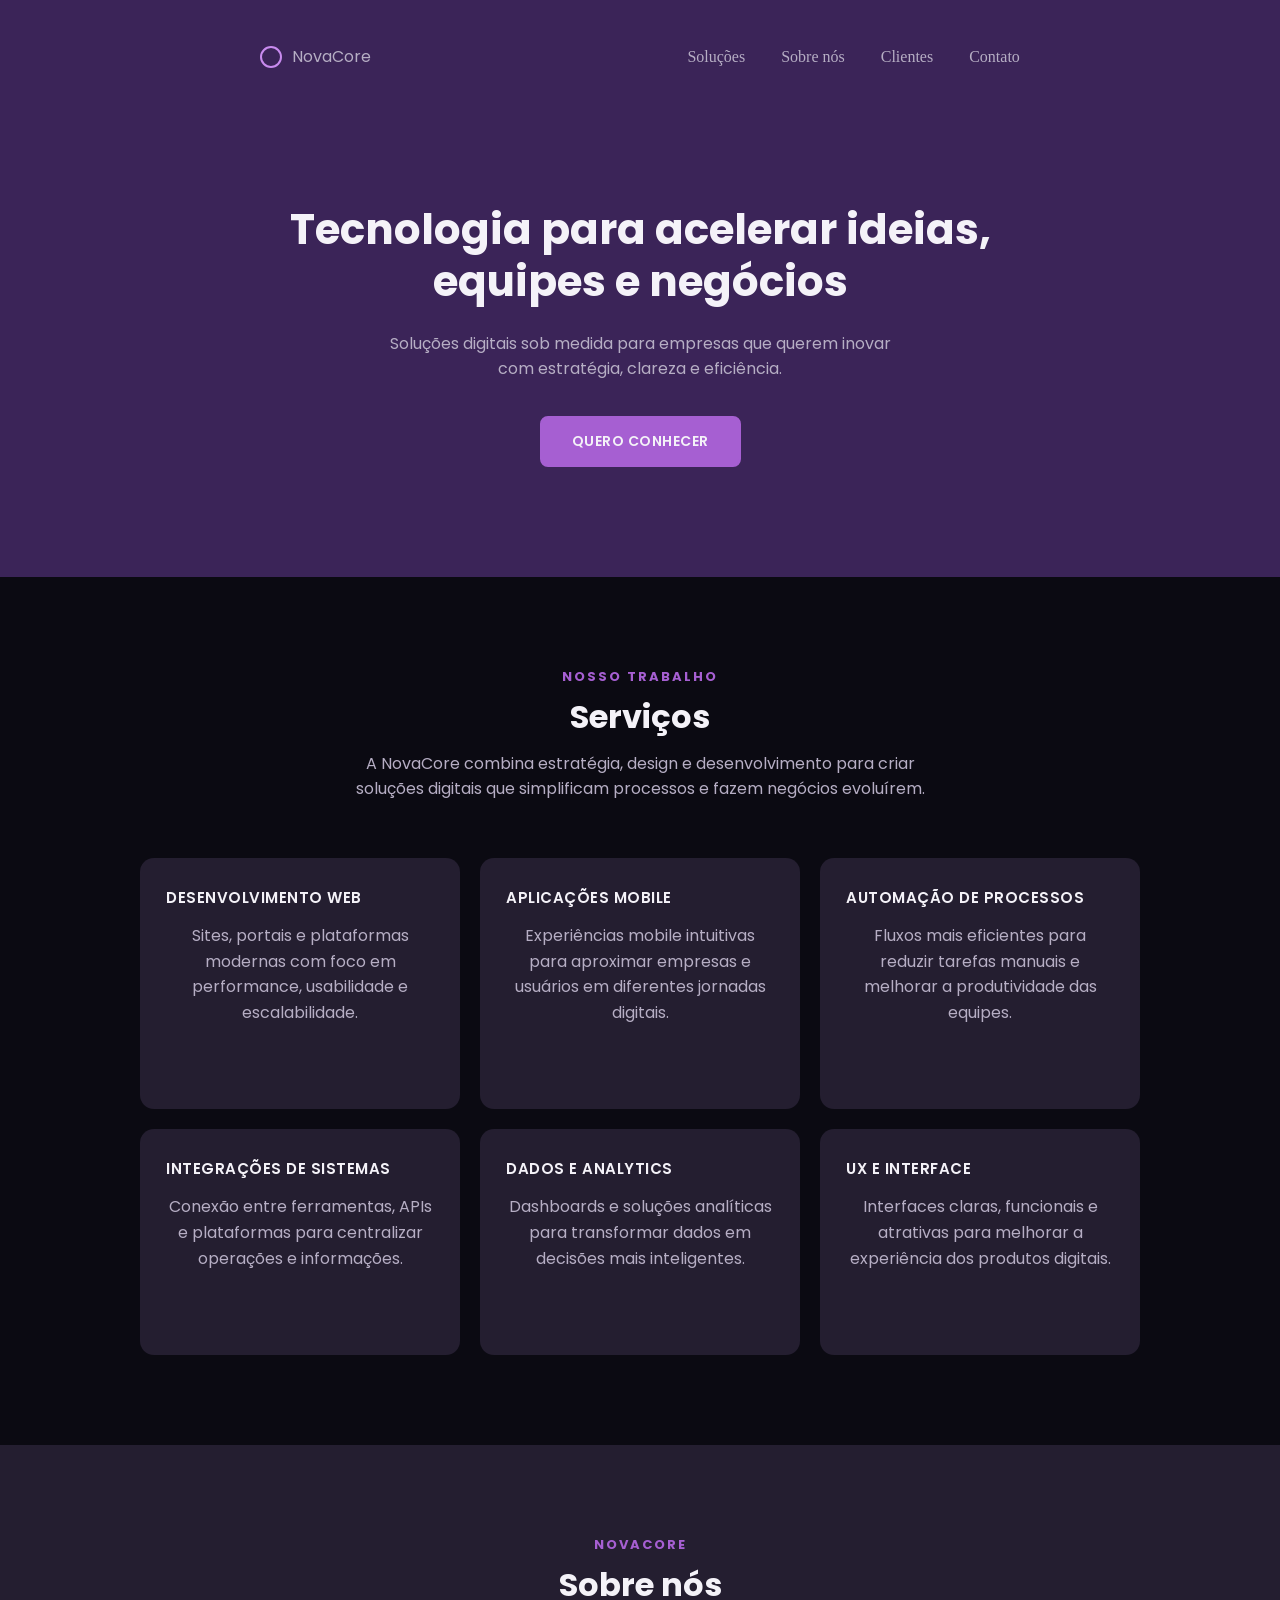
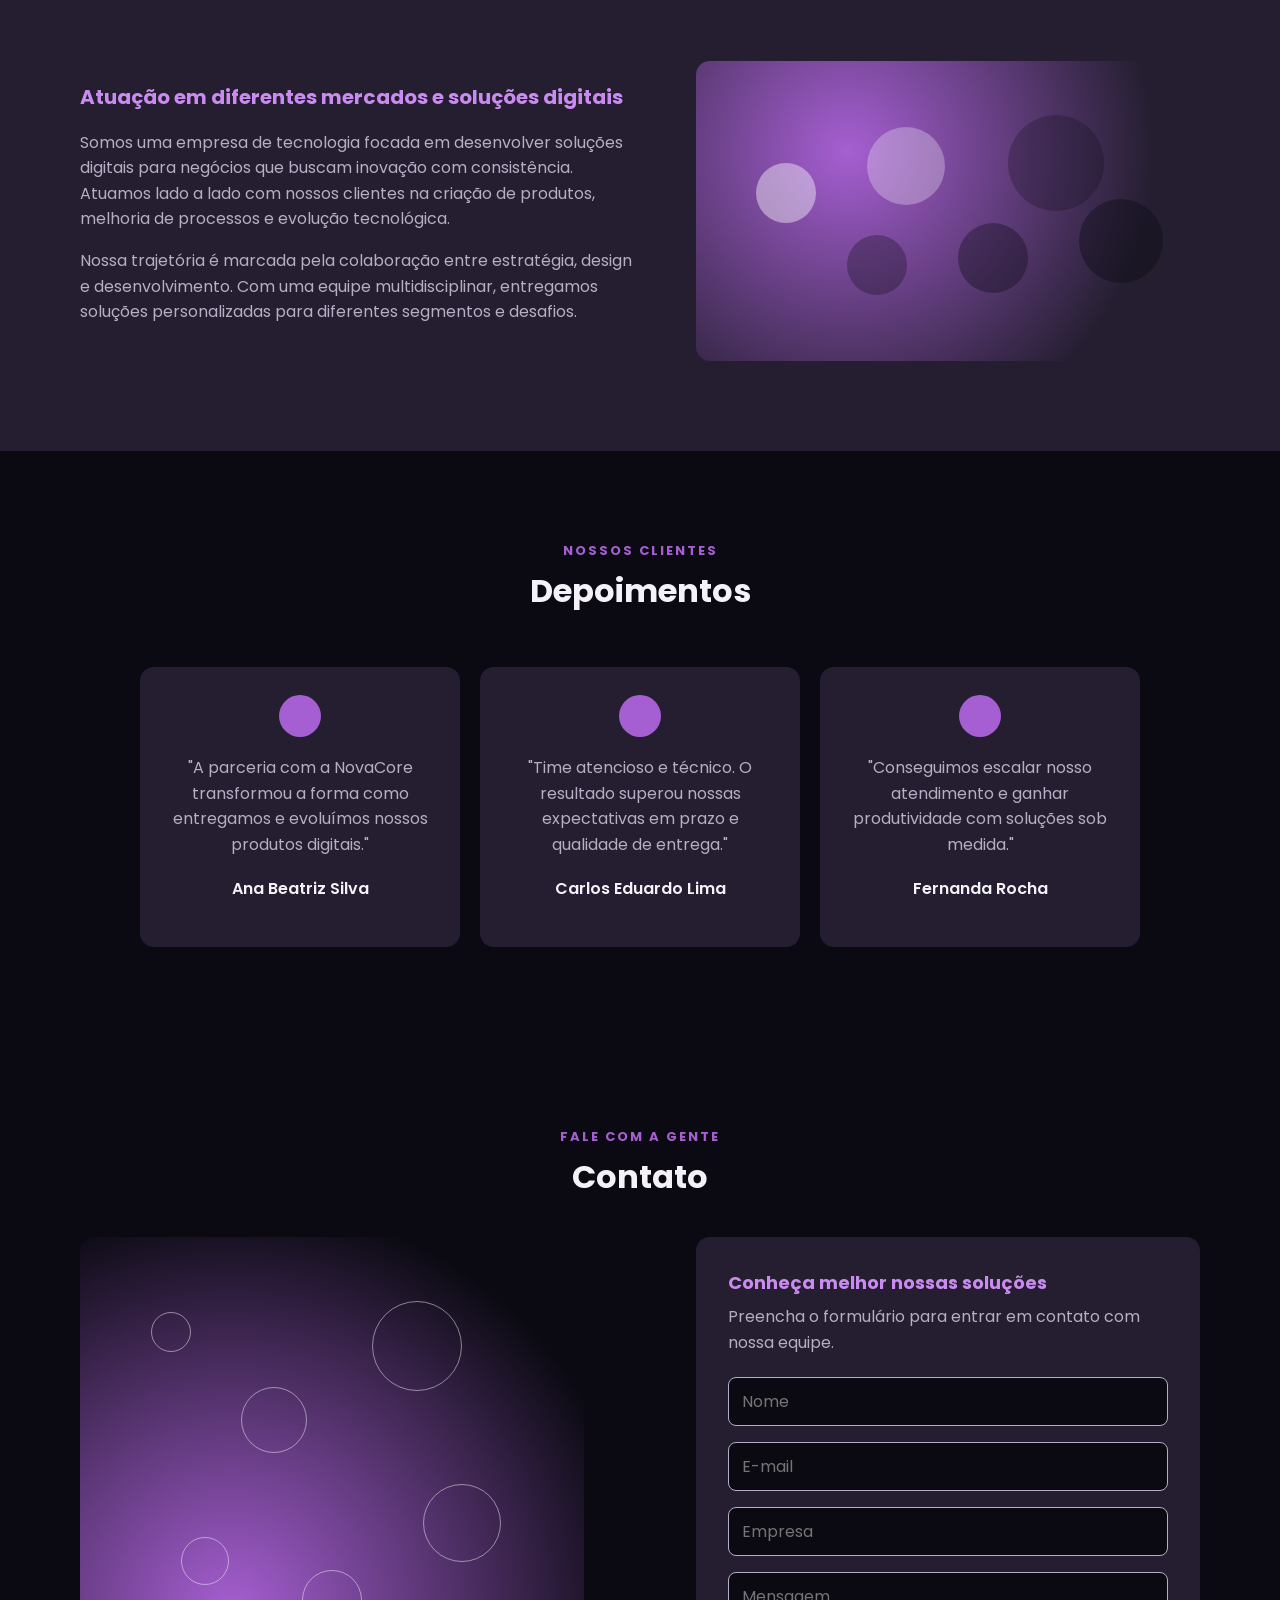
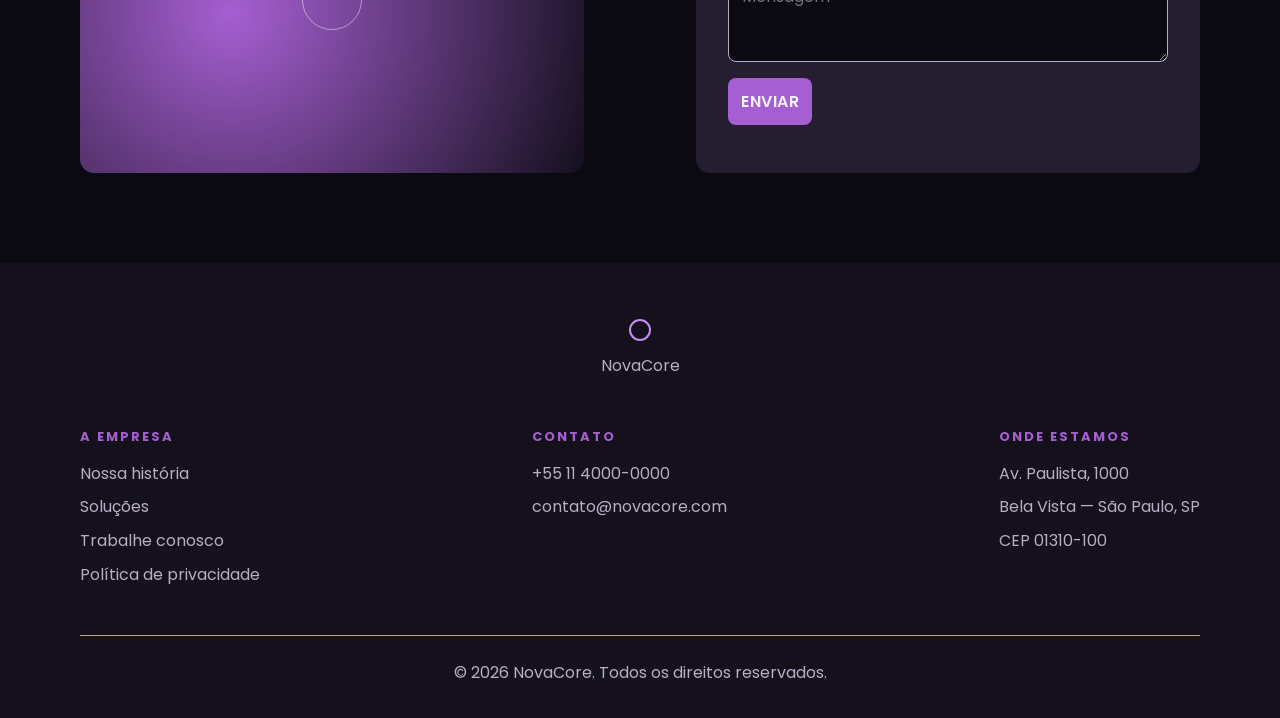
<file: index.html>
<!DOCTYPE html>
<html lang="pt-br">
<head>
    <meta charset="UTF-8">
    <meta name="viewport" content="width=device-width, initial-scale=1.0">
    <link rel="stylesheet" href="./css/style.css">
    <title>NovaCore</title>
</head>
<body>

    <header>
        <nav>
            <div class="flex">
                <div class="logo flex">
                    <div class="circulo"></div>
                    <span class="text">NovaCore</span>
                </div>

                <ul class="flex">
                    <li><a href="#servicos" class="menu-item">Soluções</a></li>
                    <li><a href="#sobre" class="menu-item">Sobre nós</a></li>
                    <li><a href="#clientes" class="menu-item">Clientes</a></li>
                    <li><a href="#contato" class="menu-item">Contato</a></li>
                </ul>
            </div>
        </nav>
    </header>

    <main>
        <section class="inicio" id="inicio">
            <h1 class="title">Tecnologia para acelerar ideias, equipes e negócios</h1>
            <p class="text">Soluções digitais sob medida para empresas que querem inovar com estratégia, clareza e eficiência.</p>

            <a href="#contato" class="btn">Quero conhecer</a>
        </section>

        <section class="servicos" id="servicos">
            <div class="cabecalho-secao">
                <div class="subtitulo">Nosso trabalho</div>
                <h2 class="title">Serviços</h2>
                <p class="text">A NovaCore combina estratégia, design e desenvolvimento para criar soluções digitais que simplificam processos e fazem negócios evoluírem.</p>
            </div>

            <div class="cards-servicos">
                <div class="card-servico">
                    <h3>Desenvolvimento Web</h3>
                    <p class="text">Sites, portais e plataformas modernas com foco em performance, usabilidade e escalabilidade.</p>
                </div>
                <div class="card-servico">
                    <h3>Aplicações Mobile</h3>
                    <p class="text">Experiências mobile intuitivas para aproximar empresas e usuários em diferentes jornadas digitais.</p>
                </div>
                <div class="card-servico">
                    <h3>Automação de Processos</h3>
                    <p class="text">Fluxos mais eficientes para reduzir tarefas manuais e melhorar a produtividade das equipes.</p>
                </div>
                <div class="card-servico">
                    <h3>Integrações de Sistemas</h3>
                    <p class="text">Conexão entre ferramentas, APIs e plataformas para centralizar operações e informações.</p>
                </div>
                <div class="card-servico">
                    <h3>Dados e Analytics</h3>
                    <p class="text">Dashboards e soluções analíticas para transformar dados em decisões mais inteligentes.</p>
                </div>
                <div class="card-servico">
                    <h3>UX e Interface</h3>
                    <p class="text">Interfaces claras, funcionais e atrativas para melhorar a experiência dos produtos digitais.</p>
                </div>
            </div>
        </section>

        <section class="sobre" id="sobre">
            <div class="cabecalho-secao">
                <div class="subtitulo">NovaCore</div>
                <h2 class="title">Sobre nós</h2>
            </div>

            <div class="conteudo-sobre">
                <div class="texto-sobre">
                    <h3>Atuação em diferentes mercados e soluções digitais</h3>
                    <p class="text">Somos uma empresa de tecnologia focada em desenvolver soluções digitais para negócios que buscam inovação com consistência. Atuamos lado a lado com nossos clientes na criação de produtos, melhoria de processos e evolução tecnológica.</p>
                    <p class="text">Nossa trajetória é marcada pela colaboração entre estratégia, design e desenvolvimento. Com uma equipe multidisciplinar, entregamos soluções personalizadas para diferentes segmentos e desafios.</p>
                </div>

                <div class="ilustracao-sobre">
                    <span class="bolha bolha-1"></span>
                    <span class="bolha bolha-2"></span>
                    <span class="bolha bolha-3"></span>
                    <span class="bolha bolha-4"></span>
                    <span class="bolha bolha-5"></span>
                    <span class="bolha bolha-6"></span>
                </div>
            </div>
        </section>

        <section class="clientes" id="clientes">
            <div class="subtitulo">Nossos clientes</div>
            <h2 class="title">Depoimentos</h2>

            <div class="cards-depoimentos">
                <div class="card-depoimento">
                    <div class="circulo"></div>
                    <p class="text">"A parceria com a NovaCore transformou a forma como entregamos e evoluímos nossos produtos digitais."</p>
                    <h6 class="text">Ana Beatriz Silva</h6>
                </div>
                <div class="card-depoimento">
                    <div class="circulo"></div>
                    <p class="text">"Time atencioso e técnico. O resultado superou nossas expectativas em prazo e qualidade de entrega."</p>
                    <h6 class="text">Carlos Eduardo Lima</h6>
                </div>
                <div class="card-depoimento">
                    <div class="circulo"></div>
                    <p class="text">"Conseguimos escalar nosso atendimento e ganhar produtividade com soluções sob medida."</p>
                    <h6 class="text">Fernanda Rocha</h6>
                </div>
            </div>
        </section>

        <section class="contato" id="contato">
            <div class="cabecalho-secao">
                <div class="subtitulo">Fale com a gente</div>
                <h2 class="title">Contato</h2>
            </div>

            <div class="conteudo-contato">
                <div class="ilustracao-contato">
                    <span class="bolha-contorno contorno-1"></span>
                    <span class="bolha-contorno contorno-2"></span>
                    <span class="bolha-contorno contorno-3"></span>
                    <span class="bolha-contorno contorno-4"></span>
                    <span class="bolha-contorno contorno-5"></span>
                    <span class="bolha-contorno contorno-6"></span>
                </div>

                <form action="">
                    <h3>Conheça melhor nossas soluções</h3>
                    <p class="text">Preencha o formulário para entrar em contato com nossa equipe.</p>

                    <input required type="text" placeholder="Nome">
                    <input required type="email" placeholder="E-mail">
                    <input type="text" placeholder="Empresa">
                    <textarea placeholder="Mensagem"></textarea>

                    <input type="submit" value="Enviar">
                </form>
            </div>
        </section>
    </main>

    <footer class="rodape">
        <div class="rodape-topo">
            <div class="logo flex">
                <div class="circulo"></div>
                <span class="text">NovaCore</span>
            </div>

            <div class="rodape-colunas">
                <div class="rodape-coluna">
                    <h4 class="subtitulo">A empresa</h4>
                    <ul>
                        <li><a href="#" class="text">Nossa história</a></li>
                        <li><a href="#" class="text">Soluções</a></li>
                        <li><a href="#" class="text">Trabalhe conosco</a></li>
                        <li><a href="#" class="text">Política de privacidade</a></li>
                    </ul>
                </div>

                <div class="rodape-coluna">
                    <h4 class="subtitulo">Contato</h4>
                    <p class="text">+55 11 4000-0000</p>
                    <p class="text">contato@novacore.com</p>
                </div>

                <div class="rodape-coluna">
                    <h4 class="subtitulo">Onde estamos</h4>
                    <p class="text">Av. Paulista, 1000</p>
                    <p class="text">Bela Vista — São Paulo, SP</p>
                    <p class="text">CEP 01310-100</p>
                </div>
            </div>
        </div>

        <hr class="rodape-linha">

        <p class="text rodape-copyright">&copy; 2026 NovaCore. Todos os direitos reservados.</p>
    </footer>

</body>
</html>
</file>
<file: css/style.css>
@import url('https://fonts.googleapis.com/css2?family=Poppins:wght@400;500;600;700&display=swap');

* {
    margin: 0;
    padding: 0;
    box-sizing: border-box;
}

html {
    scroll-behavior: smooth;
}

body {
    background-color: #0B0A12;
}

ul {
    list-style: none;
}

a {
    text-decoration: none;
}

.title {
    color: #F4F2F8;
    font-family: 'Poppins', Arial, sans-serif;
    font-size: 32px;
    font-weight: 700;
    line-height: 1.25;
}

.text {
    font-family: 'Poppins', Arial, sans-serif;
    font-size: 16px;
    font-weight: 400;
    line-height: 1.6;
    color: #B6AEC4;
}

.flex {
    display: flex;
    gap: 20px;
}

.btn {
    background-color: #A65FD2;
    color: #F4F2F8;
    font-family: 'Poppins', Arial, sans-serif;
    font-size: 14px;
    font-weight: 600;
    letter-spacing: 0.5px;
    text-transform: uppercase;
    border: 2px solid #A65FD2;
    border-radius: 8px;
    padding: 13px 30px;
    cursor: pointer;
    outline: none;
    display: inline-block;
    text-decoration: none;
    transition: all 0.3s ease;
}

.btn:hover {
    background-color: #C98BEF;
    border-color: #C98BEF;
}

.circulo {
    width: 22px;
    height: 22px;
    border-radius: 50%;
    border: 2px solid #C98BEF;
}

.subtitulo {
    display: block;
    font-family: 'Poppins', Arial, sans-serif;
    font-size: 13px;
    font-weight: 700;
    letter-spacing: 2px;
    text-transform: uppercase;
    color: #A65FD2;
    margin-bottom: 10px;
}

.cabecalho-secao {
    text-align: center;
    margin-bottom: 56px;
}

.cabecalho-secao .title {
    margin-bottom: 0;
}


/* header */

header {
    background-color: #3B2458;
}

nav .flex {
    justify-content: space-between;
    align-items: center;
    padding: 22px 32px;
    max-width: 1120px;
    margin: 0 auto;
}

nav .logo {
    align-items: center;
    gap: 10px;
}

nav ul.flex {
    gap: 36px;
}

.menu-item {
    color: #B6AEC4;
    transition: all .3s ease;
}

.menu-item:hover {
    color: #F4F2F8;
}


/* inicio */

.inicio {
    background-color: #3B2458;
    display: flex;
    flex-direction: column;
    align-items: center;
    text-align: center;
    padding: 90px 32px 110px;
}

.inicio .title {
    font-size: 42px;
    max-width: 720px;
    margin-bottom: 22px;
}

.inicio .text {
    max-width: 520px;
    margin-bottom: 34px;
}


/* serviços*/

.servicos {
    background-color: #0B0A12;
    text-align: center;
    padding: 90px 32px;
}

.servicos .subtitulo {
    text-align: center;
}

.servicos .title {
    text-align: center;
}

.servicos .text {
    text-align: center;
    max-width: 620px;
    margin: 14px auto 56px;
}

.cards-servicos {
    display: flex;
    flex-wrap: wrap;
    gap: 20px;
    max-width: 1120px;
    margin: 0 auto;
    justify-content: center;
}

.card-servico {
    background-color: #241E30;
    border-radius: 14px;
    padding: 28px 26px;
    width: 320px;
    text-align: left;
}

.card-servico h3 {
    font-family: 'Poppins', Arial, sans-serif;
    font-size: 15px;
    font-weight: 600;
    letter-spacing: 0.5px;
    text-transform: uppercase;
    color: #F4F2F8;
    margin-bottom: 12px;
}


/* sobre nós */

.sobre {
    background-color: #241E30;
    padding: 90px 32px;
}

.sobre .cabecalho-secao {
    max-width: 1120px;
    margin: 0 auto 56px;
}

.conteudo-sobre {
    display: flex;
    gap: 20px;
    align-items: center;
    justify-content: space-between;
    max-width: 1120px;
    margin: 0 auto;
}

.texto-sobre {
    width: 50%;
}

.texto-sobre h3 {
    font-family: 'Poppins', Arial, sans-serif;
    font-size: 20px;
    font-weight: 700;
    color: #C98BEF;
    margin-bottom: 18px;
}

.texto-sobre .text {
    margin-bottom: 16px;
}

.ilustracao-sobre {
    width: 45%;
    height: 300px;
    border-radius: 14px;
    position: relative;
    overflow: hidden;
    background-color: #A65FD2;
    background-image: radial-gradient(circle at 30% 30%, #A65FD2, #241E30 75%);
}

.ilustracao-sobre .bolha {
    position: absolute;
    border-radius: 50%;
    background-color: rgba(244, 242, 248, 0.35);
}

.ilustracao-sobre .bolha-1 { width: 60px; height: 60px; top: 34%; left: 12%; background-color: rgba(244, 242, 248, 0.45); }
.ilustracao-sobre .bolha-2 { width: 78px; height: 78px; top: 22%; left: 34%; background-color: rgba(244, 242, 248, 0.3); }
.ilustracao-sobre .bolha-3 { width: 96px; height: 96px; top: 18%; left: 62%; background-color: rgba(11, 10, 18, 0.25); }
.ilustracao-sobre .bolha-4 { width: 60px; height: 60px; top: 58%; left: 30%; background-color: rgba(11, 10, 18, 0.3); }
.ilustracao-sobre .bolha-5 { width: 70px; height: 70px; top: 54%; left: 52%; background-color: rgba(11, 10, 18, 0.35); }
.ilustracao-sobre .bolha-6 { width: 84px; height: 84px; top: 46%; left: 76%; background-color: rgba(11, 10, 18, 0.4); }


/* depoimentos */

.clientes {
    background-color: #0B0A12;
    text-align: center;
    padding: 90px 32px;
}

.clientes .subtitulo {
    text-align: center;
}

.clientes .title {
    text-align: center;
    margin-bottom: 56px;
}

.cards-depoimentos {
    display: flex;
    flex-wrap: wrap;
    gap: 20px;
    max-width: 1120px;
    margin: 0 auto;
    justify-content: center;
}

.card-depoimento {
    background-color: #241E30;
    border-radius: 14px;
    padding: 28px 26px;
    width: 320px;
    text-align: center;
}

.card-depoimento .circulo {
    width: 42px;
    height: 42px;
    background-color: #A65FD2;
    border: none;
    margin: 0 auto 18px;
}

.card-depoimento .text {
    margin-bottom: 18px;
}

.card-depoimento h6.text {
    font-weight: 600;
    color: #F4F2F8;
}


/* contato */

.contato {
    background-color: #0B0A12;
    padding: 90px 32px;
}

.contato .cabecalho-secao {
    max-width: 1120px;
    margin: 0 auto 40px;
}

.conteudo-contato {
    display: flex;
    gap: 20px;
    align-items: stretch;
    justify-content: space-between;
    max-width: 1120px;
    margin: 0 auto;
}

.ilustracao-contato {
    width: 45%;
    border-radius: 14px;
    position: relative;
    overflow: hidden;
    background-color: #A65FD2;
    background-image: radial-gradient(circle at 30% 70%, #A65FD2, #0B0A12 80%);
}

.ilustracao-contato .bolha-contorno {
    position: absolute;
    border-radius: 50%;
    border: 1.5px solid rgba(244, 242, 248, 0.5);
}

.ilustracao-contato .contorno-1 { width: 40px; height: 40px; top: 14%; left: 14%; }
.ilustracao-contato .contorno-2 { width: 66px; height: 66px; top: 28%; left: 32%; }
.ilustracao-contato .contorno-3 { width: 90px; height: 90px; top: 12%; left: 58%; }
.ilustracao-contato .contorno-4 { width: 48px; height: 48px; top: 56%; left: 20%; }
.ilustracao-contato .contorno-5 { width: 60px; height: 60px; top: 62%; left: 44%; }
.ilustracao-contato .contorno-6 { width: 78px; height: 78px; top: 46%; left: 68%; }

.contato form {
    width: 45%;
    background-color: #241E30;
    border-radius: 14px;
    padding: 32px;
}

.contato form h3 {
    font-family: 'Poppins', Arial, sans-serif;
    font-size: 18px;
    font-weight: 700;
    color: #C98BEF;
    margin-bottom: 8px;
}

.contato form .text {
    margin-bottom: 22px;
}

.contato input,
.contato textarea {
    width: 100%;
    background-color: #0B0A12;
    border: 1px solid #B6AEC4;
    border-radius: 8px;
    padding: 11px 13px;
    color: #F4F2F8;
    font-family: 'Poppins', Arial, sans-serif;
    font-size: 16px;
    margin-bottom: 16px;
    display: block;
}

.contato textarea {
    height: 90px;
}

.contato input[type="submit"] {
    background-color: #A65FD2;
    border: none;
    font-weight: 600;
    letter-spacing: 0.5px;
    text-transform: uppercase;
    cursor: pointer;
    width: auto;
}

.contato input[type="submit"]:hover {
    background-color: #C98BEF;
}


/* footer */

.rodape {
    background-color: #14111C;
    padding: 56px 32px 32px;
}

.rodape-topo {
    display: flex;
    flex-direction: column;
    align-items: center;
    gap: 48px;
    max-width: 1120px;
    margin: 0 auto 40px;
}

.rodape .logo {
    flex-direction: column;
    align-items: center;
    gap: 12px;
    text-align: center;
}

.rodape-colunas {
    display: flex;
    justify-content: space-between;
    width: 100%;
    gap: 32px;
}

.rodape-coluna {
    text-align: left;
}

.rodape-coluna .subtitulo {
    color: #A65FD2;
    margin-bottom: 14px;
}

.rodape-coluna ul li {
    margin-bottom: 8px;
}

.rodape-coluna a.text,
.rodape-coluna p.text {
    display: block;
    margin-bottom: 8px;
    transition: color 0.3s ease;
}

.rodape-coluna a.text:hover {
    color: #F4F2F8;
}

.rodape-linha {
    border: none;
    border-top: 1px solid #C98BEF;
    max-width: 1120px;
    margin: 0 auto 24px;
}

.rodape-copyright {
    text-align: center;
    margin-bottom: 0;
}


/* responsividade */

@media (max-width: 700px) {
    nav .flex {
        flex-direction: column;
        gap: 16px;
        padding: 22px;
    }

    .inicio {
        padding: 60px 22px 70px;
    }

    .inicio .title {
        font-size: 30px;
    }

    .servicos {
        padding: 60px 22px;
    }

    .card-servico {
        width: 100%;
    }

    .sobre {
        padding: 60px 22px;
    }

    .conteudo-sobre {
        flex-direction: column;
    }

    .texto-sobre {
        width: 100%;
    }

    .ilustracao-sobre {
        width: 100%;
        height: 220px;
    }

    .clientes {
        padding: 60px 22px;
    }

    .card-depoimento {
        width: 100%;
    }

    .contato {
        padding: 60px 22px;
    }

    .conteudo-contato {
        flex-direction: column;
    }

    .ilustracao-contato {
        width: 100%;
        height: 200px;
    }

    .contato form {
        width: 100%;
    }

    .rodape-topo {
        gap: 32px;
    }

    .rodape-colunas {
        flex-direction: column;
        align-items: center;
        gap: 28px;
    }

    .rodape-coluna {
        text-align: center;
    }
}
</file>
